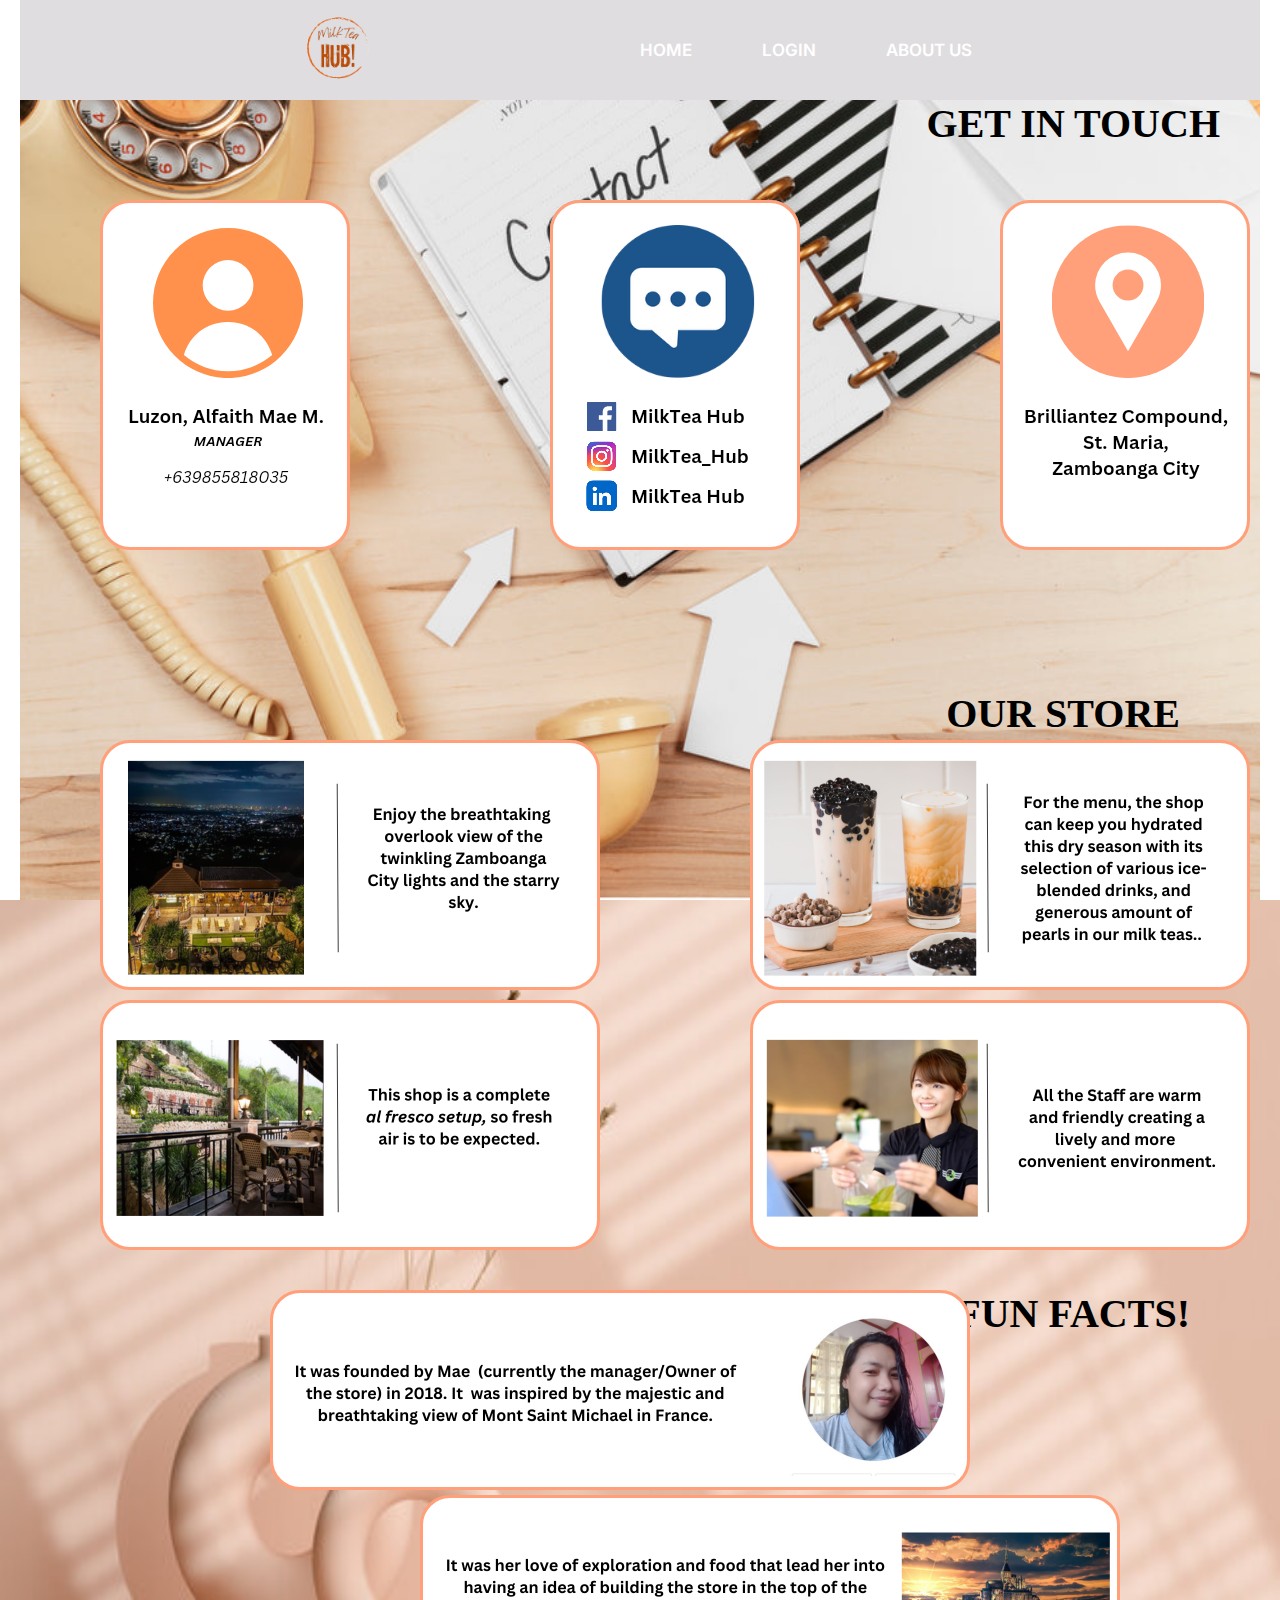
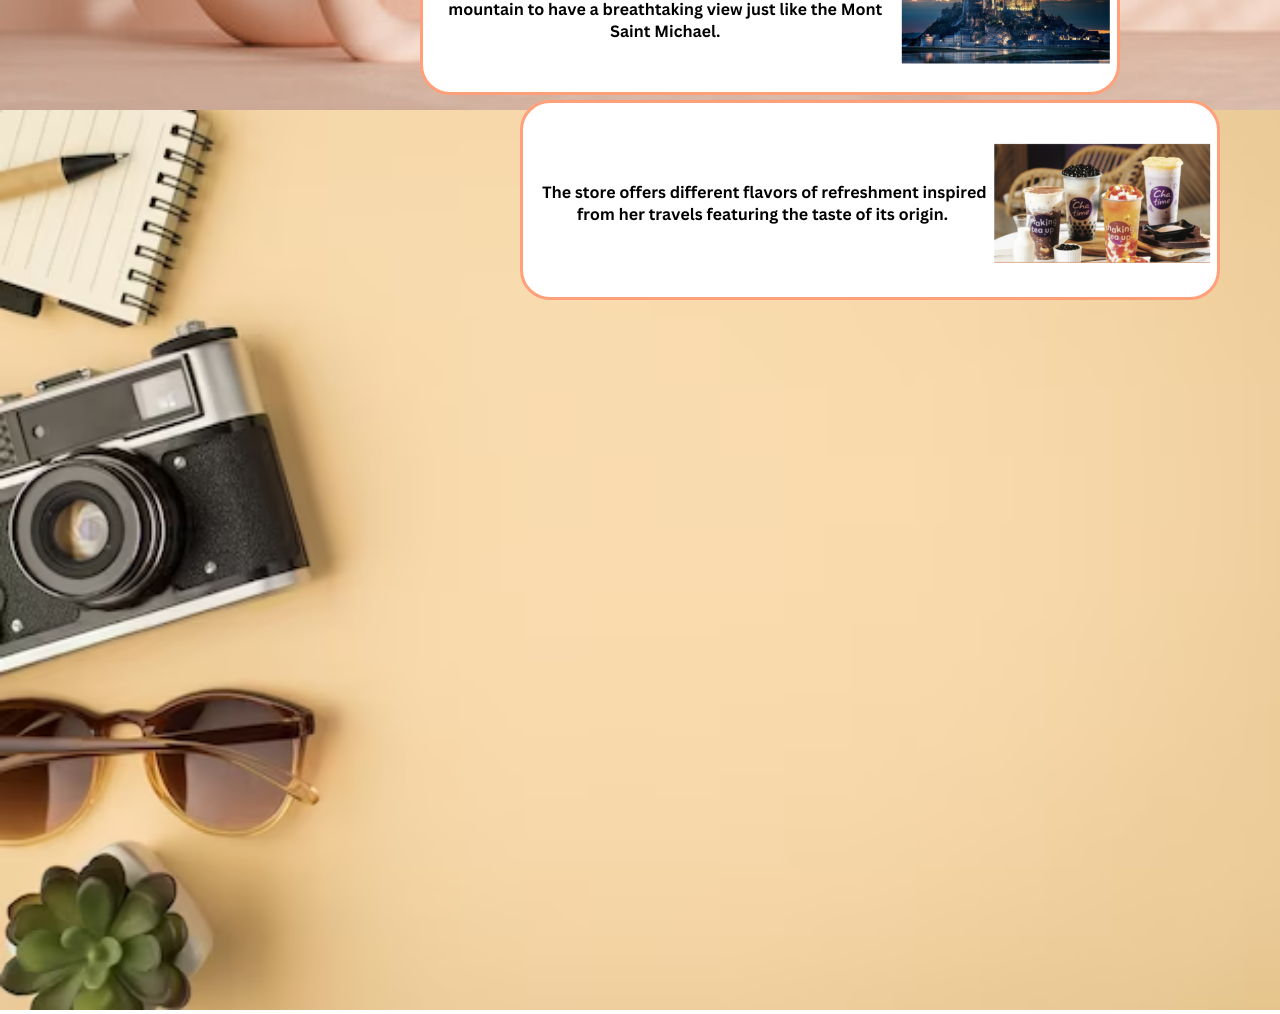
<file: About/about.html>
<!DOCTYPE html>
<html lang="en">
<head>
    <meta charset="UTF-8">
    <meta name="viewport" content="width=device-width, initial-scale=1.0">
    <title>ABOUT US</title>

    
    <link rel="stylesheet" href="../CSS/about.css">

    <link rel="stylesheet"
    href="https://unpkg.com/boxicons@latest/css/boxicons.min.css">
  
    <link rel="preconnect" href="https://fonts.googleapis.com">
    <link rel="preconnect" href="https://fonts.gstatic.com" crossorigin>
    <link href="https://fonts.googleapis.com/css2?family=Inter:wght@100..900&display=swap" rel="stylesheet">

</head>


<body>

    <header>

        <div class="box">
            <div class="boxaa"></div>
            <div class="boxbb"></div>
        </div>

        <a href="#"  class="logo"><img src="../imagess/logo copy.png"></a>

        <ul class="navlist">
            <li> <a href="../index.html">HOME</a></li>
            <li> <a href="../Login/login.html">LOGIN</a></li>
            <li> <a href="about.html">ABOUT US</a></li>
        </ul>

        <div class="nav">

            <div class="bx bx-menu" id="menu-icon"></div>

        </div>

    </header>
    

<section>

   

    <div class="container1">

        <img src="../imagess/d.jpg">
        <div class="text">GET IN TOUCH</div>

        <div class="box1"></div>
        <div class="box2"></div>
        <div class="box3"></div>

    </div>

</section>

<section>

   

    <div class="container2">

        <img src="../imagess/3rd.jpg">
        <div class="text">OUR STORE</div>

        <div class="box4"></div>
        <div class="box5"></div>
        <div class="box6"></div>
        <div class="box7"></div>
        
    </div>

</section>

<section>

   

    <div class="container3">

        <img src="../imagess/c4.jpg">
        <div class="text">FUN FACTS!</div>

        <div class="box8"></div>
        <div class="box9"></div>
        <div class="box10"></div>
       
        
    </div>

</section>

<script type="text/javascript">

    let menu = document.querySelector('#menu-icon');
    let navlist = document.querySelector('.navlist');

    menu.onclick = () => {

        menu.classList.toggle('bx-x');
        navlist.classList.toggle('open');
    }

</script>
    
</body>

</html>
</file>
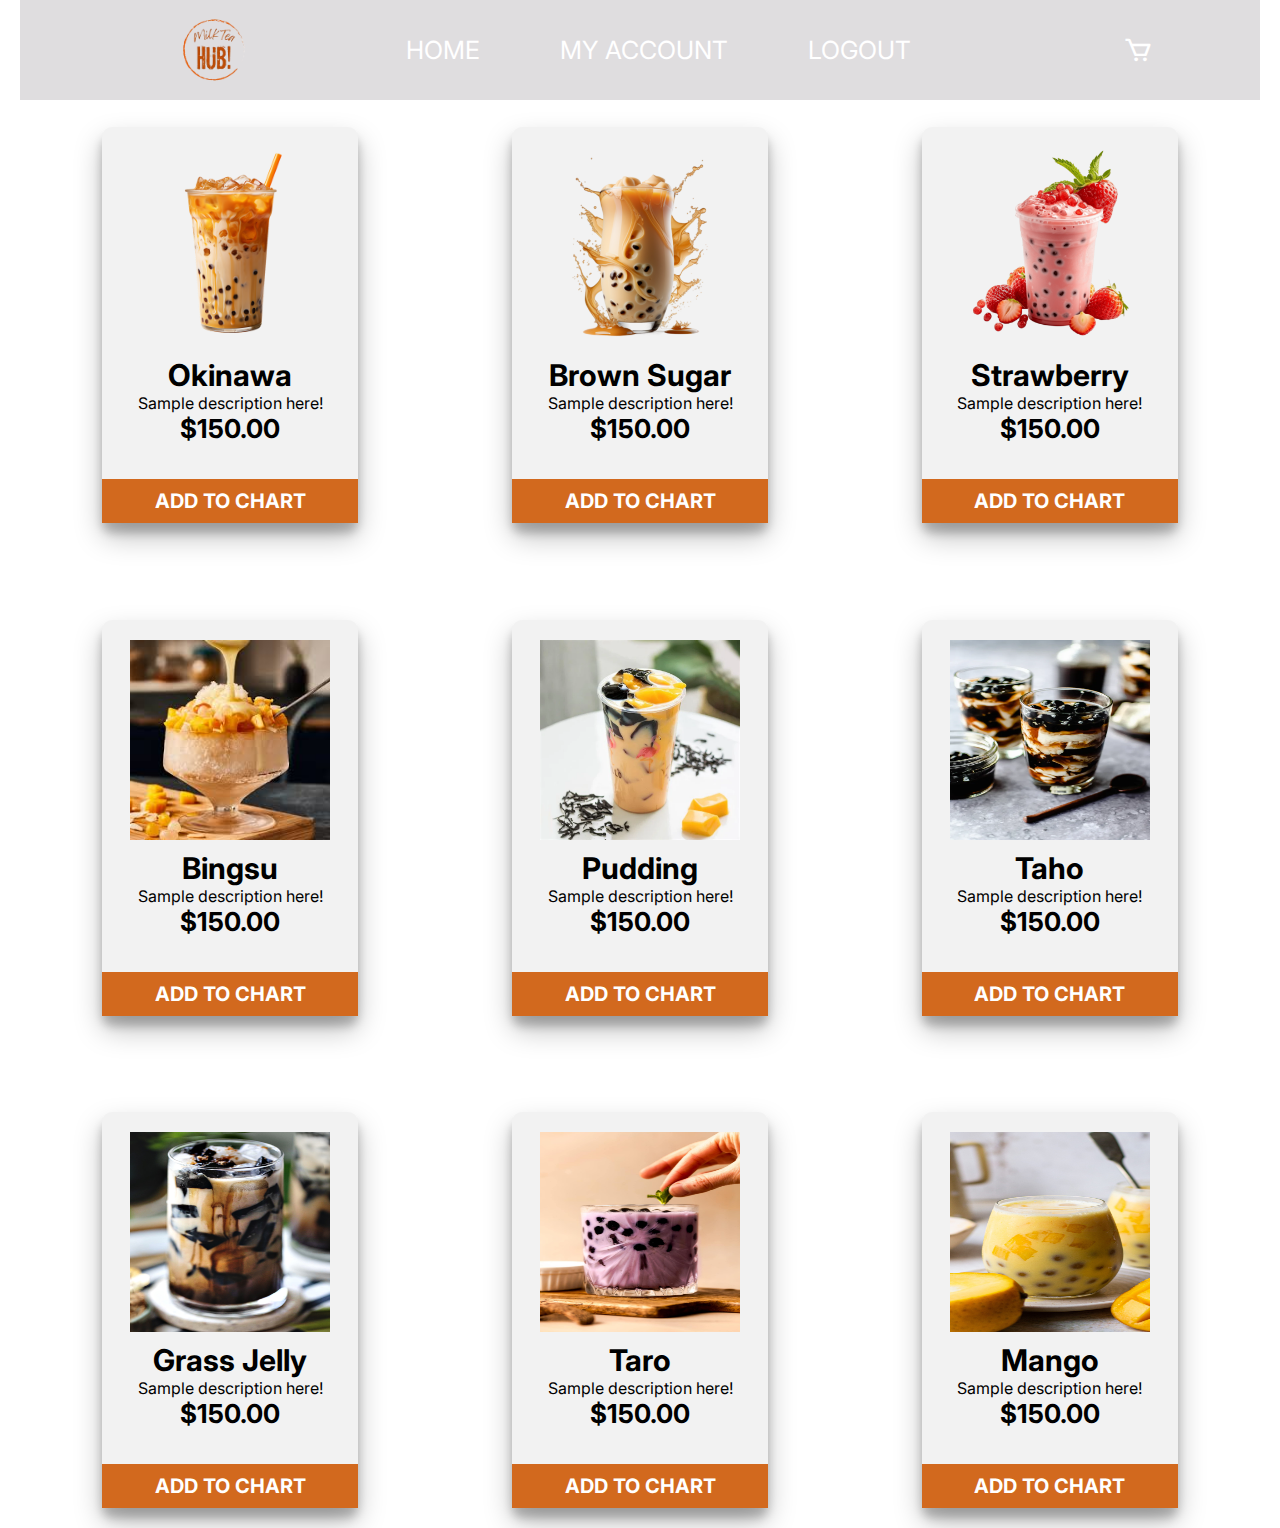
<file: Home/home.html>
<!DOCTYPE html>
<html lang="en">
<head>
    <meta charset="UTF-8">
    <meta name="viewport" content="width=device-width, initial-scale=1.0">
    <title>Account Info</title>

    <link rel="stylesheet" href="https://cdnjs.cloudflare.com/ajax/libs/font-awesome/6.5.2/css/all.min.css" integrity="sha512-SnH5WK+bZxgPHs44uWIX+LLJAJ9/2PkPKZ5QiAj6Ta86w+fsb2TkcmfRyVX3pBnMFcV7oQPJkl9QevSCWr3W6A==" crossorigin="anonymous" referrerpolicy="no-referrer" />

    <link rel="stylesheet" href="../CSS/home.css">

    <link rel="stylesheet"
  href="https://unpkg.com/boxicons@latest/css/boxicons.min.css">


  <link rel="preconnect" href="https://fonts.googleapis.com">
  <link rel="preconnect" href="https://fonts.gstatic.com" crossorigin>
  <link href="https://fonts.googleapis.com/css2?family=Inter:wght@100..900&display=swap" rel="stylesheet">

</head>


<body>

    <header>

        <div class="box">
            <div class="box1"></div>
            <div class="box2"></div>
        </div>

        <a href="#"  class="logo"><img src="../imagess/logo copy.png"></a>

        <ul class="navlist">
            <li> <a href="home.html">HOME</a></li>
            <li> <a href="#">MY ACCOUNT</a></li>
            <li> <a href="#">LOGOUT</a></li>
        </ul>

        <div class="chartbox"><h3>Your Chart</h3></div>

        <div class="nav">

            <div class="bx bx-cart" id="chart-icon"></div>
            <div class="bx bx-menu" id="menu-icon"></div>

        </div>

    </header>


    <script type="text/javascript">

 <!--------------------------Chart------------------>
        let chart = document.querySelector('#chart-icon');
        let chartbox = document.querySelector('.chartbox');

        chart.onclick = () =>
    {
        chart.classList.toggle('bx-x');
        chartbox.classList.toggle('open');
    }


        let menu = document.querySelector('#menu-icon');
        let navlist = document.querySelector('.navlist');

        menu.onclick = () => {

            menu.classList.toggle('bx-x');
            navlist.classList.toggle('open');
        }

    </script>


    <!---------Add to Chart------->


 <div class="gallery">

    <div class="content">

        <img src="../pics/okinawa.png">
        <h3>Okinawa</h3>
        <p>Sample description here!</p>
        <h6>$150.00</h6>

        <ul>
            
            <li><i class="fa fa-star checked"></i></li>
            <li><i class="fa fa-star checked"></i></li>
            <li><i class="fa fa-star checked"></i></li>
            <li><i class="fa fa-star checked"></i></li>
            <li><i class="fa fa-star checked"></i></li>
        </ul>

        <button class="buy1">ADD TO CHART</button>

    </div>


    <div class="content">

        <img src="../pics/brown.png">
        <h3>Brown Sugar</h3>
        <p>Sample description here!</p>
        <h6>$150.00</h6>

        <ul>
            
            <li><i class="fa fa-star checked"></i></li>
            <li><i class="fa fa-star checked"></i></li>
            <li><i class="fa fa-star checked"></i></li>
            <li><i class="fa fa-star checked"></i></li>
            <li><i class="fa fa-star checked"></i></li>
        </ul>

        <button class="buy2">ADD TO CHART</button>

    </div>

    <div class="content">

        <img src="../pics/straw.png">
        <h3>Strawberry</h3>
        <p>Sample description here!</p>
        <h6>$150.00</h6>

        <ul>
            
            <li><i class="fa fa-star checked"></i></li>
            <li><i class="fa fa-star checked"></i></li>
            <li><i class="fa fa-star checked"></i></li>
            <li><i class="fa fa-star checked"></i></li>
            <li><i class="fa fa-star checked"></i></li>
        </ul>

        <button class="buy3">ADD TO CHART</button>

    </div>

    <div class="content">

        <img src="../pics/bingsu.png">
        <h3>Bingsu</h3>
        <p>Sample description here!</p>
        <h6>$150.00</h6>
    
        <ul>
            
            <li><i class="fa fa-star checked"></i></li>
            <li><i class="fa fa-star checked"></i></li>
            <li><i class="fa fa-star checked"></i></li>
            <li><i class="fa fa-star checked"></i></li>
            <li><i class="fa fa-star checked"></i></li>
        </ul>

        <button class="buy4">ADD TO CHART</button>
    
    </div>

    <div class="content">

        <img src="../pics/pudding.png">
        <h3>Pudding</h3>
        <p>Sample description here!</p>
        <h6>$150.00</h6>
    
        <ul>
            
            <li><i class="fa fa-star checked"></i></li>
            <li><i class="fa fa-star checked"></i></li>
            <li><i class="fa fa-star checked"></i></li>
            <li><i class="fa fa-star checked"></i></li>
            <li><i class="fa fa-star checked"></i></li>
        </ul>

        <button class="buy5">ADD TO CHART</button>
    
    </div>
    
    <div class="content">
    
        <img src="../pics/taho.png">
        <h3>Taho</h3>
        <p>Sample description here!</p>
        <h6>$150.00</h6>
    
        <ul>
            
            <li><i class="fa fa-star checked"></i></li>
            <li><i class="fa fa-star checked"></i></li>
            <li><i class="fa fa-star checked"></i></li>
            <li><i class="fa fa-star checked"></i></li>
            <li><i class="fa fa-star checked"></i></li>
        </ul>

        <button class="buy6">ADD TO CHART</button>
    
    </div>
    
    <div class="content">
    
        <img src="../pics/grass.png">
        <h3>Grass Jelly</h3>
        <p>Sample description here!</p>
        <h6>$150.00</h6>
    
        <ul>
            
            <li><i class="fa fa-star checked"></i></li>
            <li><i class="fa fa-star checked"></i></li>
            <li><i class="fa fa-star checked"></i></li>
            <li><i class="fa fa-star checked"></i></li>
            <li><i class="fa fa-star checked"></i></li>
        </ul>

        <button class="buy7">ADD TO CHART</button>
    
    </div>
    
    <div class="content">
    
        <img src="../pics/taro.png">
        <h3>Taro</h3>
        <p>Sample description here!</p>
        <h6>$150.00</h6>
    
        <ul>
            
            <li><i class="fa fa-star checked"></i></li>
            <li><i class="fa fa-star checked"></i></li>
            <li><i class="fa fa-star checked"></i></li>
            <li><i class="fa fa-star checked"></i></li>
            <li><i class="fa fa-star checked"></i></li>
        </ul>

        <button class="buy8">ADD TO CHART</button>
    
    </div>
    
    <div class="content">
    
        <img src="../pics/mango.png">
        <h3>Mango</h3>
        <p>Sample description here!</p>
        <h6>$150.00</h6>
    
        <ul>
            
            <li><i class="fa fa-star checked"></i></li>
            <li><i class="fa fa-star checked"></i></li>
            <li><i class="fa fa-star checked"></i></li>
            <li><i class="fa fa-star checked"></i></li>
            <li><i class="fa fa-star checked"></i></li>
        </ul>

        <button class="buy9">ADD TO CHART</button>
    
    </div>


</div>

</body>

</html>
</file>
<file: CSS/about.css>
*{
    padding: 0;
    margin: 0;
    box-sizing: border-box;
    text-decoration: none;
    list-style: none;
    font-family: "Inter", sans-serif;
}

body{
    
    background-color: white;
}

header{
    position: fixed;
    display: flex;
    flex-direction: row;
    width: 98%;
    height: 100px;
    background: #dfdddf;
    top: 0;
    left: 20px;
    z-index: 1000;
    padding: 35px 0;
    display: flex;
    align-items: center;
    justify-content: space-between;
    transform: all .50s ease;
}

.box .boxaa{
    display: flex;
    position: fixed;
    top: 0;
    height: 100vh;
    width: 20px;
    left: 0;
    background-color: white;
}

.box .boxbb{
    display: flex;
    position: fixed;
    top: 0;
    height: 100vh;
    width: 20px;
    right: 0;
    background-color: white;
}

.logo img{
    width: 100px;
    height: auto;
}

.navlist{
    display: flex;
}

.navlist a{
    display: inline-block;
    margin: 0 35px;
    color: white;
    font-size: 17px;
    font-weight: 600;
    transition: al .50s ease;
}

.navlist a:hover{
    color: black;
    background: none;
    transition: .5s;
}

.nav{
    display: flex;
    align-items: center;
}

.bx{
    display: inline-block;
    padding: 14px 100px;
    font-size: 23px;
    font-weight: bold;
}

.bx:hover{
    color: white;
}

#menu-icon{
    font-size: 30px;
    color: white;
    z-index: 10001;
    cursor: pointer;
    display: none;
}

.container1{
            
    width: 100%;
    height: auto;
    display: flex;
  
}

.container1 img{
    width: 100%;
    height: 100vh;
    position: relative;
}

.container1 .text{
    font-family: montserrat;
    position: absolute;
    font-weight: bolder;
    color: black;
    font-size: 40px;
    margin-top: 100px;
    right: 60px;
}


.container1 .box1{
    display: flex;
    flex-direction: row;
    position: absolute;
    background-image: url(../imagess/admin.png);
    top: 200px;
    left: 100px;
    height: 350px;
    width: 250px;
    background-color: rgb(255, 225, 225, 0.5);
    border-radius: 30px;
    -webkit-backdrop-filter: blur(15px);
    backdrop-filter: blur(15px);
    border: 3px solid lightsalmon;
}
    
.box2{
    display: flex;
    flex-direction: row;
    position: absolute;
    background-image: url(../imagess/mess.png);
    top: 200px;
    left: 550px;
    height: 350px;
    width: 250px;
    background-color: rgb(255, 225, 225, 0.5);
    border-radius: 30px;
    -webkit-backdrop-filter: blur(15px);
    backdrop-filter: blur(15px);
    border: 3px solid lightsalmon;          
}

.box3{
    display: flex;
    flex-direction: row;
    position: absolute;
    background-image: url(../imagess/loc.png);
    top: 200px;
    left: 1000px;
    height: 350px;
    width: 250px;
    background-color: rgb(255, 225, 225, 0.5);
    border-radius: 30px;
    -webkit-backdrop-filter: blur(15px);
    backdrop-filter: blur(15px);
    border: 3px solid lightsalmon;
}


/*  location     */

.container2{
    
    width: 100%;
    height: 90vh;
    
  
}

.container2 img{
    width: 100%;
    height: 100vh;
    position: relative;
}

.container2 .text{
    font-family: montserrat;
    position: absolute;
    font-weight: bolder;
    color: black;
    font-size: 40px;
    top: 690px;
    right: 100px;
}


.container2 .box4{
    display: flex;
    flex-direction: row;
    position: absolute;
    background-image: url(../imagess/1.png);
    top: 740px;
    left: 100px;
    height: 250px;
    width: 500px;
    background-color: rgb(255, 225, 225, 0.5);
    border-radius: 30px;
    -webkit-backdrop-filter: blur(15px);
    backdrop-filter: blur(15px);
    border: 3px solid lightsalmon;
}

.container2 .box5{
    display: flex;
    flex-direction: row;
    position: absolute;
    background-image: url(../imagess/2.png);
    top: 1000px;
    left: 100px;
    height: 250px;
    width: 500px;
    background-color: rgb(255, 225, 225, 0.5);
    border-radius: 30px;
    -webkit-backdrop-filter: blur(15px);
    backdrop-filter: blur(15px);
    border: 3px solid lightsalmon;
}

.container2 .box6{
    display: flex;
    flex-direction: row;
    position: absolute;
    background-image: url(../imagess/3.png);
    top: 740px;
    left: 750px;
    height: 250px;
    width: 500px;
    background-color: rgb(255, 225, 225, 0.5);
    border-radius: 30px;
    -webkit-backdrop-filter: blur(15px);
    backdrop-filter: blur(15px);
    border: 3px solid lightsalmon;
}

.container2 .box7{
    display: flex;
    flex-direction: row;
    position: absolute;
    background-image: url(../imagess/4.png);
    top: 1000px;
    left: 750px;
    height: 250px;
    width: 500px;
    background-color: rgb(255, 225, 225, 0.5);
    border-radius: 30px;
    -webkit-backdrop-filter: blur(15px);
    backdrop-filter: blur(15px);
    border: 3px solid lightsalmon;
}

/*       History         */

.container3{
    
    width: 100%;
    height: auto;
    
  
}

.container3 img{
    margin-top: 0px;
    width: 100%;
    height: 100vh;
    position: relative;
}

.container3 .text{
    font-family: montserrat;
    position: absolute;
    font-weight: bolder;
    color: black;
    font-size: 40px;
    top: 1290px;
    right: 90px;
}   

.container3 .box8{
    display: flex;
    flex-direction: row;
    position: absolute;
    background-image: url(../imagess/5.png);
    top: 1290px;
    left: 270px;
    height: 200px;
    width: 700px;
    background-color: rgb(255, 225, 225, 0.5);
    border-radius: 30px;
    -webkit-backdrop-filter: blur(15px);
    backdrop-filter: blur(15px);
    border: 3px solid lightsalmon;
}

.container3 .box9{
    display: flex;
    flex-direction: row;
    position: absolute;
    background-image: url(../imagess/6.png);
    top: 1495px;
    left: 420px;
    height: 200px;
    width: 700px;
    background-color: rgb(255, 225, 225, 0.5);
    border-radius: 30px;
    -webkit-backdrop-filter: blur(15px);
    backdrop-filter: blur(15px);
    border: 3px solid lightsalmon;
}

.container3 .box10{
    display: flex;
    flex-direction: row;
    position: absolute;
    background-image: url(../imagess/7.png);
    top: 1700px;
    left: 520px;
    height: 200px;
    width: 700px;
    background-color: rgb(255, 225, 225, 0.5);
    border-radius: 30px;
    -webkit-backdrop-filter: blur(15px);
    backdrop-filter: blur(15px);
    border: 3px solid lightsalmon;
}

@media(max-width:1300px){
    header{
        padding: 20px 4%;
    }


}

@media(max-width:1050px){
    .logo img{
        width: 80px;
        height: auto;
    }

    .navlist a{
        margin: 0 25px;
    }

    .bx{
        padding: 11px 23px;
    }
  
}

@media(max-width:740px){
    #menu-icon{
        display: block;
    }

    .navlist{
        position: absolute;
        display: flex;
        flex-direction: column;
        align-items: center;
        padding-top: 180px;
        top: 0;
        right: -100%;
        width: 100%;
        height: 100vh;
        backdrop-filter: blur(10px);
        transition:  all .3s ease;       
    }

    .navlist a{
        display: block;
        padding: 0;
        margin: 0px 0px 50px 0px;
        font-size: 20px;
        font-weight: bolder;
        color: rgb(170, 97, 7);
    }

    .navlist.open{
        right: 0;
    }
   
}

@media(max-width:450px){

    

}
</file>
<file: CSS/home.css>
*{
    padding: 0;
    margin: 0;
    box-sizing: border-box;
    text-decoration: none;
    list-style: none;
    font-family: "Inter", sans-serif;
}

body{
    
    background-color: white;
}

header{
    position: fixed;
    display: flex;
    flex-direction: row;
    width: 98%;
    height: 100px;
    background: #dfdddf;
    top: 0;
    left: 20px;
    z-index: 1000;
    padding: 35px 0;
    display: flex;
    align-items: center;
    justify-content: space-between;
    transform: all .50s ease;
}

.box .box1{
    display: flex;
    position: fixed;
    top: 0;
    height: 100vh;
    width: 20px;
    left: 0;
    background-color: white;
}

.box .box2{
    display: flex;
    position: fixed;
    top: 0;
    height: 100vh;
    width: 20px;
    right: 0;
    background-color: white;
}

.logo img{
    width: 100px;
    height: auto;
}

.navlist{
    display: flex;
}

.navlist a{
    display: inline-block;
    margin: 0 35px;
    color: white;
    font-size: 25px;
    font-weight: 600px;
    transition: al .50s ease;
}

.navlist a:hover{
    color: black;
    background: none;
    transition: .5s;
}

.nav{
    display: flex;
    align-items: center;
}

.bx{
    display: inline-block;
    padding: 14px 70px;
    font-size: 23px;
    font-weight: bold;
}

.bx:hover{
    color: white;
}

#menu-icon{
    font-size: 30px;
    color: white;
    z-index: 10001;
    cursor: pointer;
    display: none;
}

/*

.chartbox a{
    display: flex;
    display: inline-block;
    margin: 0 35px;
    color: black;
    font-weight: 600px;
    transition: al .50s ease;
}*/

#chart-icon{
    font-size: 30px;
    color: white;
    z-index: 10001;
    cursor: pointer;
}

#chartbox h3{
    display: hide;
}


/*.container{
    height: 100vh;
    width: 100%; 
    display: flex;
    align-items: center;
    justify-content: center;
}


.vid{
    display: flex;
    align-items: center;
    justify-content: center;
    margin-top: 150px;
}*/

@media(max-width:1300px){
    header{
        padding: 20px 4%;
    }

    #chart-icon{
        display: block;
    }

    .chartbox{
        position: absolute;
        display: flex;
        flex-direction: column;
        align-items: center;
        top: 0;
        right: -100%;
        width: 100%;
        height: 100vh;
        backdrop-filter: blur(10px);
        transition:  all .7s ease;       
    }

    .chartbox a{
        display: block;
        padding: 0;
        margin: 0px 0px 50px 0px;
        font-size: 20px;
        font-weight: bolder;
        color: black;
    }

    .chartbox.open{
        right: 0;
    }


}

@media(max-width:1050px){
    .logo img{
        width: 80px;
        height: auto;
    }

    .navlist a{
        margin: 0 25px;
    }

    .bx{
        padding: 11px 23px;
    }

    #chart-icon{
        display: block;
    }

    .chartbox{
        position: absolute;
        display: flex;
        flex-direction: column;
        align-items: center;
        top: 0;
        right: -100%;
        width: 100%;
        height: 100vh;
        backdrop-filter: blur(10px);
        transition:  all .7s ease;       
    }

    .chartbox a{
        display: block;
        padding: 0;
        margin: 0px 0px 50px 0px;
        font-size: 20px;
        font-weight: bolder;
        color: black;
    }

    .chartbox.open{
        right: 0;
    }

}

@media(max-width:940px){
    #menu-icon{
        display: block;
    }

    .navlist{
        position: absolute;
        display: flex;
        flex-direction: column;
        align-items: center;
        padding-top: 180px;
        top: 0;
        right: -100%;
        width: 100%;
        height: 100vh;
        backdrop-filter: blur(10px);
        transition:  all .7s ease;       
    }

    .navlist a{
        display: block;
        padding: 0;
        margin: 0px 0px 50px 0px;
        font-size: 20px;
        font-weight: bolder;
        color: rgb(170, 97, 7);
    }

    .navlist.open{
        right: 0;
    }

    #chart-icon{
        display: block;
    }

    .chartbox{
        position: absolute;
        display: flex;
        flex-direction: column;
        align-items: center;
        top: 0;
        right: -100%;
        width: 100%;
        height: 100vh;
        backdrop-filter: blur(10px);
        transition:  all .7s ease;       
    }

    .chartbox a{
        display: block;
        padding: 0;
        margin: 0px 0px 50px 0px;
        font-size: 20px;
        font-weight: bolder;
        color: black;
    }

    .chartbox.open{
        right: 0;
    }

}

@media(max-width:450px){

}


/*         MENU     */

h3{
    text-align: center;
    font-size: 30px;
    margin: 0;
    padding-top: 10px;
}

a{
    text-decoration: none;
}

.gallery{
    position: absolute;
    display: flex;
    margin-top: 150px;
    flex-wrap: wrap;
    width: 100%;
    justify-content: center;
    align-items: center;
    margin: 50px 0;
}

.content{
    width: 20%;
    margin: 6%;
    box-sizing: border-box;
    float: left;
    margin-bottom: 20px;
    text-align: center;
    border-radius: 10px;
    cursor: pointer;
    padding-top: 20px;
    box-shadow: 0 14px 28px rgba(0, 0, 0, 0.25), 0 10px 10px rgba(0, 0, 0, 0.22);
    transition: .4s;
    background: #f2f2f2;
}

.content:hover{
    box-shadow: 0 3px 6px rgba(0, 0, 0, 0.16), 0 3px 6px rgba(0, 0, 0, 0.23);
    transform: translate(0px, -8px);
}

img{
    width: 200px;
    height: 200px;
    text-align: center;
    margin: auto;
    display: block;
}

p{
    text-align: center;
    color: black;
    padding-top: 0 8px;
}

h6{
    font-size: 26px;
    text-align: center;
    color: black;
    margin: 0;
}

ul{
    list-style: none;
    display: flex;
    justify-content: center;
    align-items: center;
    padding: 10px;
    padding-bottom: 10px;
}

li{
    padding: 5px;
}

.fa{
    font-size: 26px;
    transition: .4s;
}

.checked{
    color: #ff9f43;
}

.fa:hover{
    transform: scale(1.3);
    transition: .6s;
}

button{
    text-align: center;
    font-size: 20px;
    color: white;
    font-weight: bold;
    width: 100%;
    padding: 10px;
    border: 0;
    outline: none;
    cursor: pointer;
    margin-top: 5px;
    background: chocolate;
}

@media(max-width:1000px){

    .content{
        width: 50%;
    }
}

@media(max-width:750px){

    .content{
        width: 100%;
    }
}
</file>
